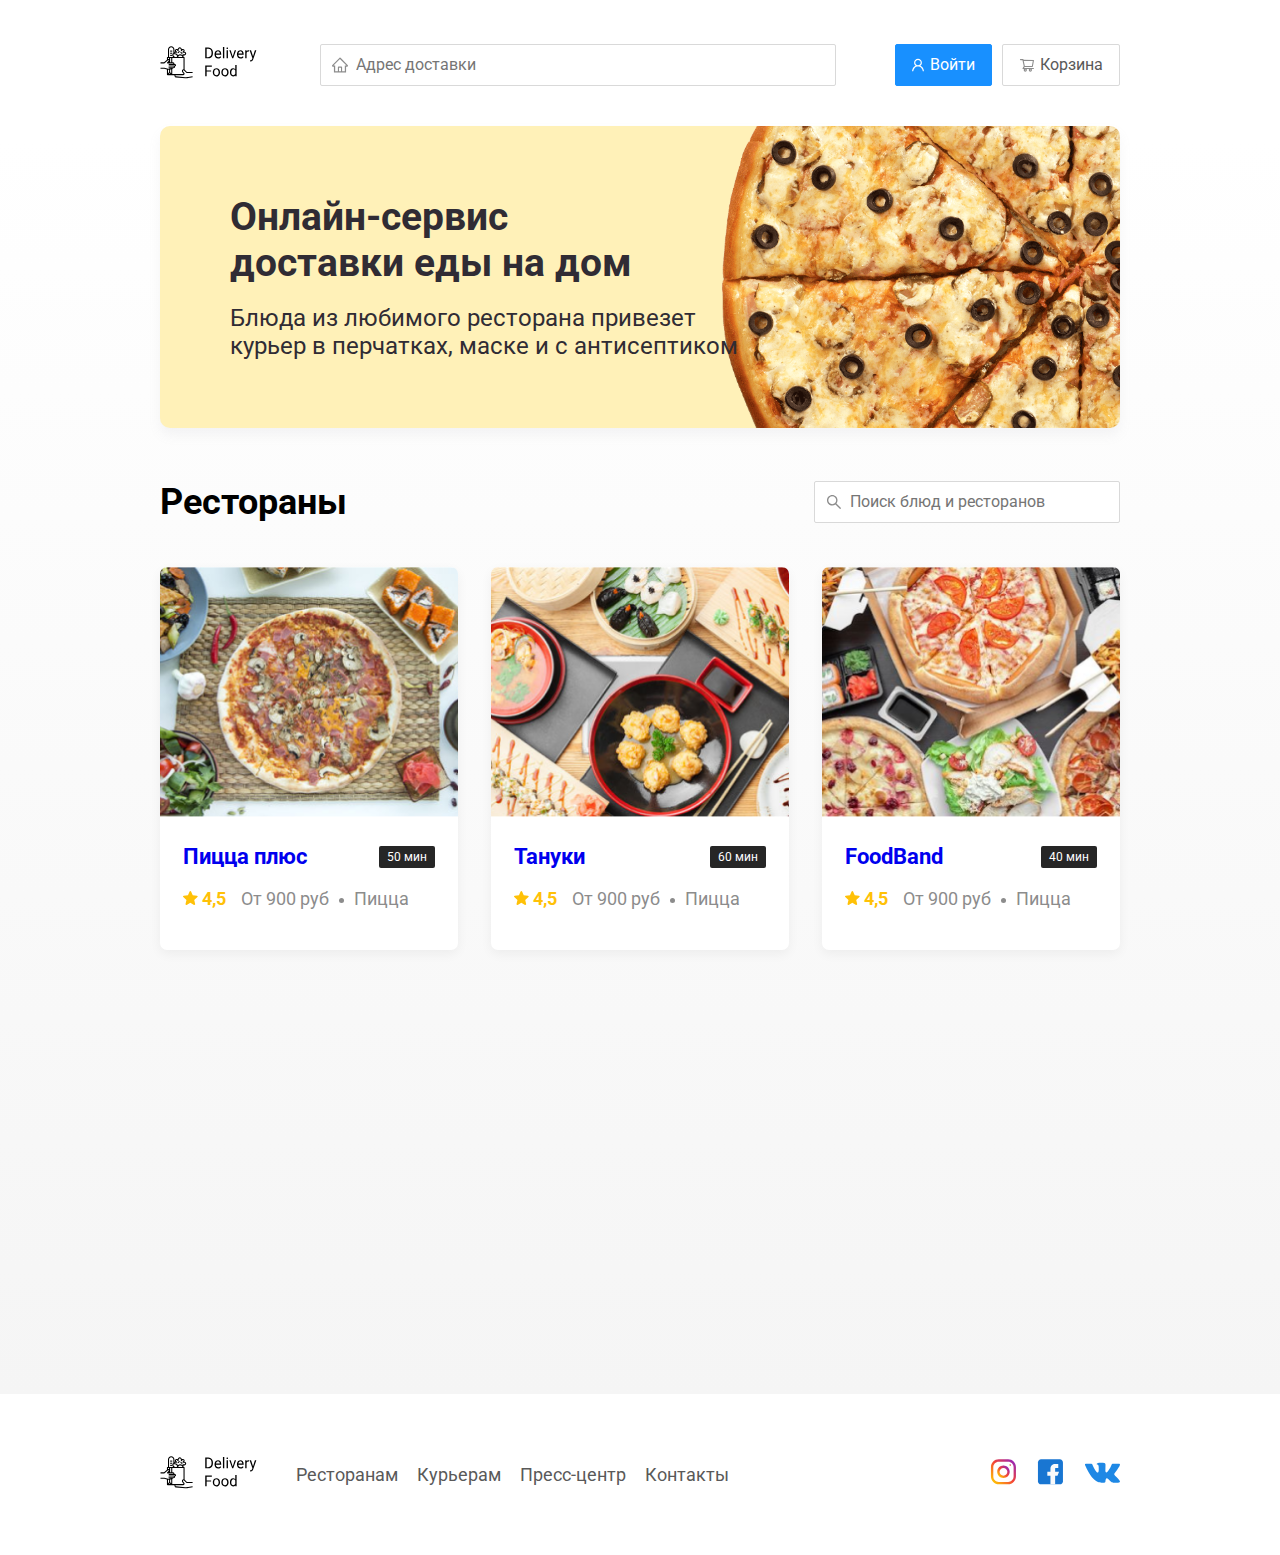
<file: index.html>
<!DOCTYPE html>
<html lang="ru">
<head>
	<meta charset="UTF-8">
	<meta name="viewport" content="width=device-width, initial-scale=1.0"/>
	<title>Delivery Food - доставка еды на дом</title>
	<link rel="stylesheet" type="text/css" href="css/style.css"/>
	<link href="https://fonts.googleapis.com/css?family=Roboto:400,700&display=swap&subset=cyrillic" rel="stylesheet">
	<link rel="stylesheet" href="css/normalize.css">
	<link rel="stylesheet" href="css/animate.css">
</head>
<body>
	<div class="container">
		<header class="header">
			<a href="index.html"><img src="img/logo.svg" alt="LOGO" class="logo animated fadeInRight delay-1s"/></a>
			<input type="text" class="input input-adress" placeholder="Адрес доставки"/>
			<div class="buttons">
				<button class="button button-primary">
					<img src="img/user.svg" alt="user" class="button-icon"/>
					<span class="button-text">Войти</span>
				</button>

				<button class="button" id="cart-button">
					<img src="img/shopping-cart.svg" alt="shopping cart" class="button-icon"/>
					<span class="button-text">Корзина</span>
				</button>
			</div>
		</header>

	</div>

<div class="main">
	<div class="container">
		
				<section class="promo">
			<h1 class="promo-title">Онлайн-сервис <br> доставки еды на дом</h1>
			<p class="promo-text">Блюда из любимого ресторана привезет  
			курьер в перчатках, маске и с антисептиком</p>
		</section>

		<section class="reustarant">
			<div class="section-heading">
				<h2 class="section-title">Рестораны</h2>
				<input type="text" class="input input-search" placeholder="Поиск блюд и ресторанов">
			</div>
			<div class="cards">
				<a href="restar.html" class="card wow fadeInUp" data-wow-delay="0.2s">
					<img src="img/card1.png" alt="image" class="card-image"/>
					<div class="card-text">
						<div class="card-heading">
							<h3 class="card-title">Пицца плюс</h3>
							<span class="card-tag tag">50 мин</span>
						</div>
						<!-- /.card-heading-->
						<div class="card-info">
							<div class="rating">
								<img src="img/rating.svg" alt="rating" class="rating-star">
								4,5
							</div>
							<div class="price">От 900 руб</div>
							<div class="category">Пицца</div>
						</div>
						<!-- /.card-info-->
					</div>
					<!-- /.card-text-->
				</a>
				<!-- /.card-->

				<a href="restar.html" class="card wow fadeInUp" data-wow-delay="0.4s">
					<img src="img/card2.png" alt="image" class="card-image"/>
					<div class="card-text">
						<div class="card-heading">
							<h3 class="card-title">Тануки</h3>
							<span class="card-tag tag">60 мин</span>
						</div>
						<!-- /.card-heading-->
						<div class="card-info">
							<div class="rating">
								<img src="img/rating.svg" alt="rating" class="rating-star">
								4,5
							</div>
							<div class="price">От 900 руб</div>
							<div class="category">Пицца</div>
						</div>
						<!-- /.card-info-->
					</div>
					<!-- /.card-text-->
				</a>
				<!-- /.card-->

				<a href="restar.html" class="card wow fadeInUp" data-wow-delay="0.6s">
					<img src="img/card3.png" alt="image" class="card-image"/>
					<div class="card-text">
						<div class="card-heading">
							<h3 class="card-title">FoodBand</h3>
							<span class="card-tag tag">40 мин</span>
						</div>
						<!-- /.card-heading-->
						<div class="card-info">
							<div class="rating">								
								<img src="img/rating.svg" alt="rating" class="rating-star">
								4,5
							</div>
							<div class="price">От 900 руб</div>
							<div class="category">Пицца</div>
						</div>
						<!-- /.card-info-->
					</div>
					<!-- /.card-text-->
				</a>
				<!-- /.card-->

				<a href="restar.html" class="card wow fadeInUp" data-wow-delay="0.2s">
					<img src="img/card4.png" alt="image" class="card-image"/>
					<div class="card-text">
						<div class="card-heading">
							<h3 class="card-title">Жадина-пицца</h3>
							<span class="card-tag tag">30 мин</span>
						</div>
						<!-- /.card-heading-->
						<div class="card-info">
							<div class="rating">								
								<img src="img/rating.svg" alt="rating" class="rating-star">
								4,5
							</div>
							<div class="price">От 900 руб</div>
							<div class="category">Пицца</div>
						</div>
						<!-- /.card-info-->
					</div>
					<!-- /.card-text-->
				</a>
				<!-- /.card-->

				<a href="restar.html" class="card wow fadeInUp" data-wow-delay="0.4s">
					<img src="img/card5.png" alt="image" class="card-image"/>
					<div class="card-text">
						<div class="card-heading">
							<h3 class="card-title">Точка еды</h3>
							<span class="card-tag tag">60 мин</span>
						</div>
						<!-- /.card-heading-->
						<div class="card-info">
							<div class="rating">								
								<img src="img/rating.svg" alt="rating" class="rating-star">
								4,5
							</div>
							<div class="price">От 900 руб</div>
							<div class="category">Пицца</div>
						</div>
						<!-- /.card-info-->
					</div>
					<!-- /.card-text-->
				</a>
				<!-- /.card-->

				<a href="restar.html" class="card wow fadeInUp" data-wow-delay="0.6s">
					<img src="img/card6.png" alt="image" class="card-image"/>
					<div class="card-text">
						<div class="card-heading">
							<h3 class="card-title">PizzaBurger</h3>
							<span class="card-tag tag">30 мин</span>
						</div>
						<!-- /.card-heading-->
						<div class="card-info">
							<div class="rating">								
								<img src="img/rating.svg" alt="rating" class="rating-star">
								4,5
							</div>
							<div class="price">От 900 руб</div>
							<div class="category">Пицца</div>
						</div>
						<!-- /.card-info-->
					</div>
					<!-- /.card-text-->
				</a>
				<!-- /.card-->
			</div>
		</section>

	</div>
</div>

<footer>
	<div class="container">
		<div class="footer-block">
			<a href="index.html"><img src="img/logo.svg" alt="logo" class="logo footer-logo"/></a>
			<nav class="footer-nav">
				<a href="#" class="footer-link">Ресторанам</a>
				<a href="#" class="footer-link">Курьерам</a>
				<a href="#" class="footer-link">Пресс-центр</a>
				<a href="#" class="footer-link">Контакты</a>
			</nav>
			<div class="social-links">
				<a href="#" class="social-link"><img src="img/instagram.svg" alt="instagram"></a>
				<a href="#" class="social-link"><img src="img/fb.svg" alt="facebook"></a>
				<a href="#" class="social-link"><img src="img/vk.svg" alt="vk"></a>	
			</div>
		</div>
	</div>
</footer>


<div class="modal">
	<div class="modal-dialog wow zoomIn" >
		<div class="modal-header">
			<h3 class="modal-title">Корзина</h3>
			<button class="close">&times;</button>
		</div>
		<div class="modal-body">
			<div class="food-row">
				<span class="food-name">Ролл угорь стандарт</span>
				<strong class="food-price">250 &#8381</strong>
				<div class="food-counter">
					<button class="counter-button">-</button>
					<span class="counter">1</span>
					<button class="counter-button">+</button>
				</div>
			</div>
			<div class="food-row">
				<span class="food-name">Ролл угорь стандарт</span>
				<strong class="food-price">250 &#8381</strong>
				<div class="food-counter">
					<button class="counter-button">-</button>
					<span class="counter">1</span>
					<button class="counter-button">+</button>
				</div>
			</div>
			<div class="food-row">
				<span class="food-name">Ролл угорь стандарт</span>
				<strong class="food-price">250 &#8381</strong>
				<div class="food-counter">
					<button class="counter-button">-</button>
					<span class="counter">1</span>
					<button class="counter-button">+</button>
				</div>
			</div>
			<div class="food-row">
				<span class="food-name">Ролл угорь стандарт</span>
				<strong class="food-price">250 &#8381</strong>
				<div class="food-counter">
					<button class="counter-button">-</button>
					<span class="counter">1</span>
					<button class="counter-button">+</button>
				</div>
			</div>
		</div>

		<div class="modal-footer">
			<span class="modal-pricetag">1250 &#8381</span>
			<div class="footer-buttons">
				<button class="button button-primary">Оформить заказ</button>
				<button class="button">Отмена</button>
			</div>
		</div>


		<script src="js/wow.min.js"></script>

		<script src="js/main.js"></script>

</body>
</html>
</file>
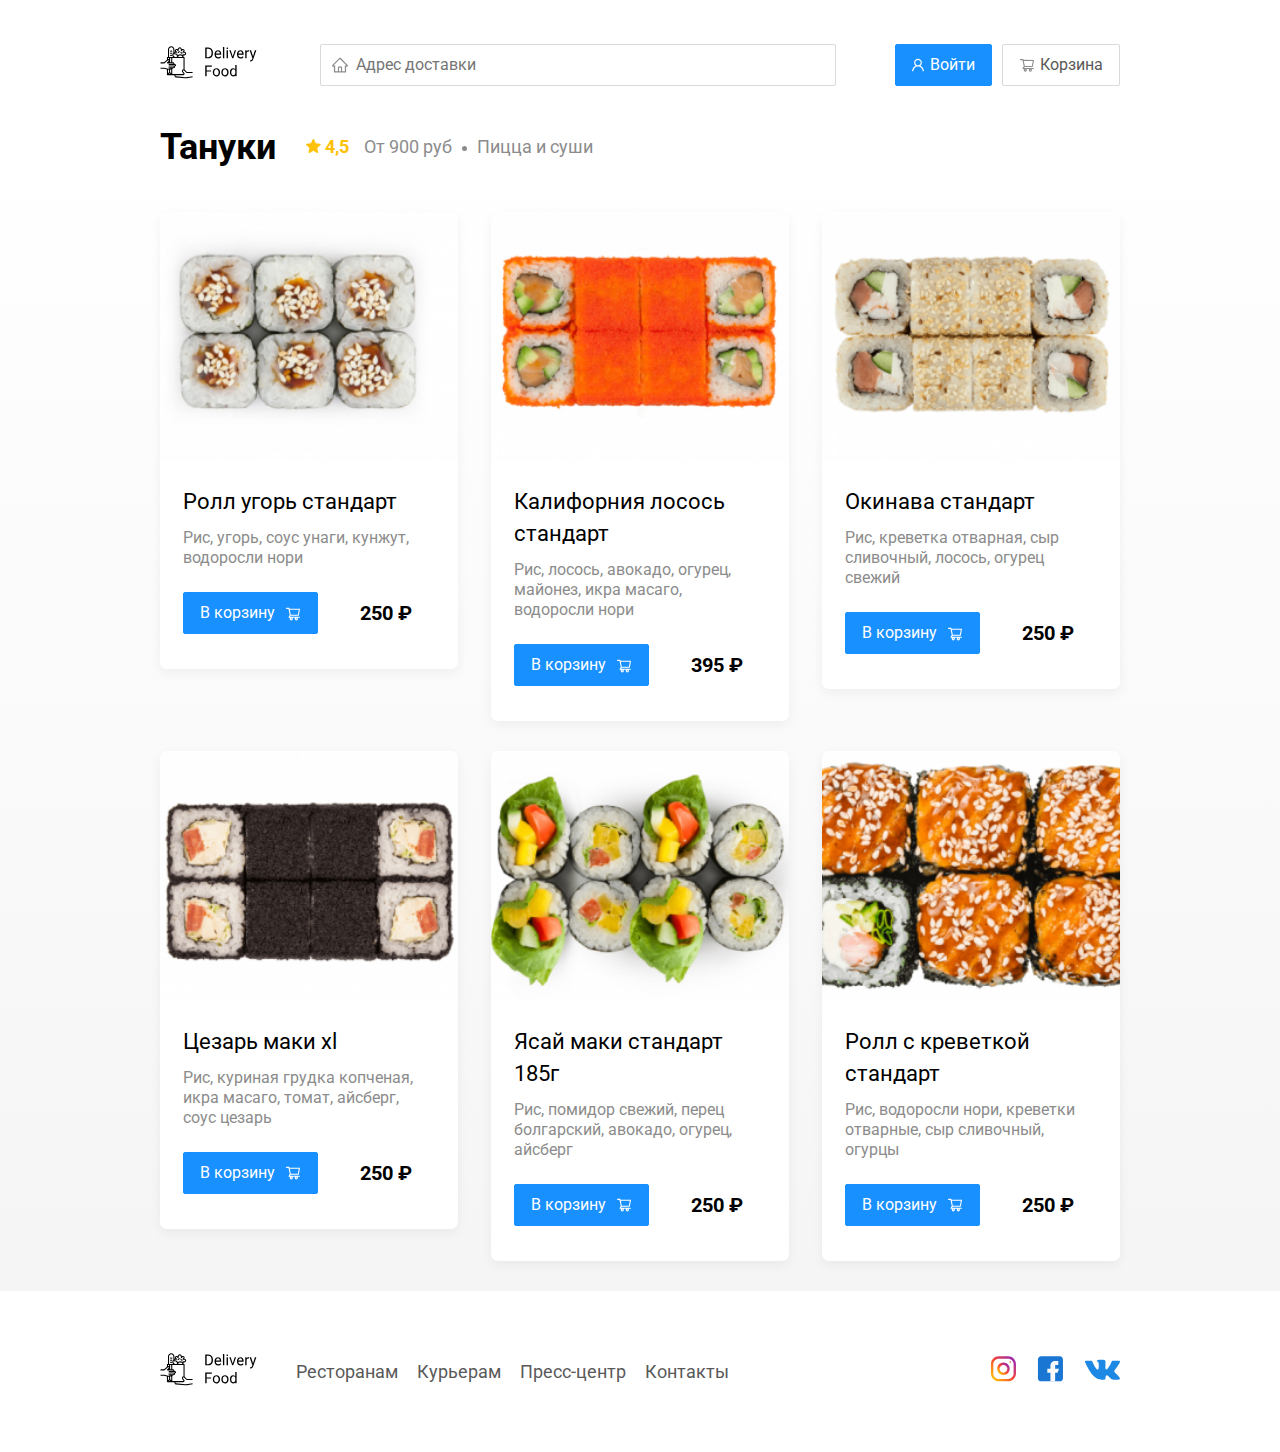
<file: restar.html>
<!DOCTYPE html>
<html lang="ru">
<head>
	<meta charset="UTF-8">
	<meta name="viewport" content="width=device-width, initial-scale=1.0"/>
	<title>Тануки - доставка еды на дом</title>
	<link rel="stylesheet" type="text/css" href="css/style.css"/>
	<link href="https://fonts.googleapis.com/css?family=Roboto:400,700&display=swap&subset=cyrillic" rel="stylesheet">
	<link rel="stylesheet" href="css/normalize.css">
	<link rel="stylesheet" href="css/animate.css">
</head>
<body>
	<div class="container">
		<header class="header">
			<a href="index.html"><img src="img/logo.svg" alt="LOGO" class="logo animated bounce"/></a>
			<input type="text" class="input input-adress" placeholder="Адрес доставки"/>
			<div class="buttons">
				<button class="button button-primary">
					<img src="img/user.svg" alt="user" class="button-icon"/>
					<span class="button-text">Войти</span>
				</button>

				<button class="button" id="cart-button">
					<img src="img/shopping-cart.svg" alt="shopping cart" class="button-icon"/>
					<span class="button-text">Корзина</span>
				</button>
			</div>
		</header>

	</div>

<div class="main">
	<div class="container">

		<section class="reustarant">
			<div class="section-heading">
				<h2 class="section-title">Тануки</h2>
				<div class=" card-info">
							<div class="rating">								
								<img src="img/rating.svg" alt="rating" class="rating-star">
								4,5
							</div>
							<div class="price">От 900 руб</div>
							<div class="category">Пицца и суши</div>
						</div>
			</div>

			<div class="cards">
				<div class="card wow fadeInUp" data-wow-delay="0.2s">
					<img src="img/tan0.png" alt="image" class="card-image"/>
					<div class="card-text">
						<div class="card-heading">
							<h3 class="card-title card-title-reg">Ролл угорь стандарт</h3>
						</div>
						<!-- /.card-heading-->
						<div class="card-info">
							<div class="ingredients">Рис, угорь, соус унаги, кунжут, водоросли нори</div>
							
						</div>
						<!-- /.card-info-->
						<div class="card-buttons">
							<button class="button button-primary">
								<span class="button-card-text">В корзину</span>
								<img src="img/shopping-cart1.svg" alt="shopping-card" class="card-button-image"/>
							</button>
							<span class="card-price-bold">250 &#8381</span>
						</div>
					</div>
					<!-- /.card-text-->
				</div>
				<!-- /.card-->

				<div class="card wow fadeInUp" data-wow-delay="0.4s">
					<img src="img/tan1.png" alt="image" class="card-image"/>
					<div class="card-text">
						<div class="card-heading">
							<h3 class="card-title card-title-reg">Калифорния лосось стандарт</h3>
						</div>
						<!-- /.card-heading-->
						<div class="card-info">
							<div class="ingredients">Рис, лосось, авокадо, огурец, майонез, икра масаго, водоросли нори</div>
							
						</div>
						<!-- /.card-info-->
						<div class="card-buttons">
							<button class="button button-primary">
								<span class="button-card-text">В корзину</span>
								<img src="img/shopping-cart1.svg" alt="shopping-card" class="card-button-image"/>
							</button>
							<span class="card-price-bold">395 &#8381</span>
						</div>
					</div>
					<!-- /.card-text-->
				</div>
				<!-- /.card-->

								<div class="card wow fadeInUp" data-wow-delay="0.6s">
					<img src="img/tan2.png" alt="image" class="card-image"/>
						<div class="card-text">
						<div class="card-heading">
							<h3 class="card-title card-title-reg">Окинава стандарт</h3>
						</div>
						<!-- /.card-heading-->
						<div class="card-info">
							<div class="ingredients">Рис, креветка отварная, сыр сливочный, лосось, огурец свежий</div>
							
						</div>
						<!-- /.card-info-->
						<div class="card-buttons">
							<button class="button button-primary">
								<span class="button-card-text">В корзину</span>
								<img src="img/shopping-cart1.svg" alt="shopping-card" class="card-button-image"/>
							</button>
							<span class="card-price-bold">250 &#8381</span>
						</div>
					</div>
				</div>
				<!-- /.card-->

								<div class="card wow fadeInUp" data-wow-delay="0.2s">
					<img src="img/tan3.png" alt="image" class="card-image"/>
					<div class="card-text">
						<div class="card-heading">
							<h3 class="card-title card-title-reg">Цезарь маки хl</h3>
						</div>
						<!-- /.card-heading-->
						<div class="card-info">
							<div class="ingredients">Рис, куриная грудка копченая, икра масаго, томат, айсберг, соус цезарь</div>
							
						</div>
						<!-- /.card-info-->
						<div class="card-buttons">
							<button class="button button-primary">
								<span class="button-card-text">В корзину</span>
								<img src="img/shopping-cart1.svg" alt="shopping-card" class="card-button-image"/>
							</button>
							<span class="card-price-bold">250 &#8381</span>
						</div>
					</div>
				</div>
				<!-- /.card-->

								<div class="card wow fadeInUp" data-wow-delay="0.4s">
					<img src="img/tan4.png" alt="image" class="card-image"/>
					<div class="card-text">
						<div class="card-heading">
							<h3 class="card-title card-title-reg">Ясай маки стандарт 185г</h3>
						</div>
						<!-- /.card-heading-->
						<div class="card-info">
							<div class="ingredients">Рис, помидор свежий, перец болгарский, авокадо, огурец, айсберг</div>
							
						</div>
						<!-- /.card-info-->
						<div class="card-buttons">
							<button class="button button-primary">
								<span class="button-card-text">В корзину</span>
								<img src="img/shopping-cart1.svg" alt="shopping-card" class="card-button-image"/>
							</button>
							<span class="card-price-bold">250 &#8381</span>
						</div>
					</div>
				</div>
				<!-- /.card-->

								<div class="card wow fadeInUp" data-wow-delay="0.6s">
					<img src="img/tan5.png" alt="image" class="card-image"/>
					<div class="card-text">
						<div class="card-heading">
							<h3 class="card-title card-title-reg">Ролл с креветкой стандарт</h3>
						</div>
						<!-- /.card-heading-->
						<div class="card-info">
							<div class="ingredients">Рис, водоросли нори, креветки отварные, сыр сливочный, огурцы</div>
							
						</div>
						<!-- /.card-info-->
						<div class="card-buttons">
							<button class="button button-primary">
								<span class="button-card-text">В корзину</span>
								<img src="img/shopping-cart1.svg" alt="shopping-card" class="card-button-image"/>
							</button>
							<span class="card-price-bold">250 &#8381</span>
						</div>
					</div>
				</div>
				<!-- /.card-->
			</div>
		</section>

	</div>
</div>

<footer>
	<div class="container">
		<div class="footer-block">
			<a href="index.html"><img src="img/logo.svg" alt="logo" class="logo footer-logo"/></a>
			<nav class="footer-nav">
				<a href="#" class="footer-link">Ресторанам</a>
				<a href="#" class="footer-link">Курьерам</a>
				<a href="#" class="footer-link">Пресс-центр</a>
				<a href="#" class="footer-link">Контакты</a>
			</nav>
			<div class="social-links">
				<a href="#" class="social-link"><img src="img/instagram.svg" alt="instagram"></a>
				<a href="#" class="social-link"><img src="img/fb.svg" alt="facebook"></a>
				<a href="#" class="social-link"><img src="img/vk.svg" alt="vk"></a>	
			</div>
		</div>
	</div>
</footer>

<div class="modal">
	<div class="modal-dialog wow zoomIn">
		<div class="modal-header">
			<h3 class="modal-title">Корзина</h3>
			<button class="close">&times;</button>
		</div>
		<div class="modal-body">
			<div class="food-row">
				<span class="food-name">Ролл угорь стандарт</span>
				<strong class="food-price">250 &#8381</strong>
				<div class="food-counter">
					<button class="counter-button">-</button>
					<span class="counter">1</span>
					<button class="counter-button">+</button>
				</div>
			</div>
			<div class="food-row">
				<span class="food-name">Ролл угорь стандарт</span>
				<strong class="food-price">250 &#8381</strong>
				<div class="food-counter">
					<button class="counter-button">-</button>
					<span class="counter">1</span>
					<button class="counter-button">+</button>
				</div>
			</div>
			<div class="food-row">
				<span class="food-name">Ролл угорь стандарт</span>
				<strong class="food-price">250 &#8381</strong>
				<div class="food-counter">
					<button class="counter-button">-</button>
					<span class="counter">1</span>
					<button class="counter-button">+</button>
				</div>
			</div>
			<div class="food-row">
				<span class="food-name">Ролл угорь стандарт</span>
				<strong class="food-price">250 &#8381</strong>
				<div class="food-counter">
					<button class="counter-button">-</button>
					<span class="counter">1</span>
					<button class="counter-button">+</button>
				</div>
			</div>
		</div>

		<div class="modal-footer">
			<span class="modal-pricetag">1250 &#8381</span>
			<div class="footer-buttons">
				<button class="button button-primary">Оформить заказ</button>
				<button class="button">Отмена</button>
			</div>
		</div>

		<script src="js/wow.min.js"></script>
		<script src="js/main.js"></script>



</body>
</html>
</file>
<file: css/style.css>
*{
	box-sizing: border-box;
	margin: 0;
}
body{
	font-family: 'Roboto', sans-serif;
	padding-top: 44px;
}
.container{
	max-width: 1200px;
	margin: auto;
}
.header{
	display: flex;
	align-items: center;
	justify-content: space-between;
	margin-bottom: 40px;
}
.input{
	background: #FFFFFF;
	border: 1px solid #D9D9D9;
	border-radius: 2px;
	font-size: 16px;
	line-height: 24px;
	padding: 8px;
	padding-left: 35px;
	background-repeat: no-repeat;
	background-position: left 11px center;
}
.input-adress{
flex: 0.8;
background-image: url(../img/home.svg);


}
.input-search{
	width: 306px;
	background-image: url(../img/search.svg);
	margin-left: auto;
}
.buttons{
	display: flex;
	align-items: center;
}
.button{
	display: flex;
	align-items: center;
	padding: 8px 16px;
	background: #FFFFFF;
	border: 1px solid #D9D9D9;
	box-shadow: 0px 0px 2px rgba(0, 0, 0, 0.0015);
	border-radius: 2px;
	color: #595959;
	font-size: 16px;
	line-height: 24px;
}
.button-primary{
	background: #1890FF;
	border: 1px solid #1890FF;
	color: #fff;
	margin-right: 10px;
}
.button-card-text{
	margin-right: 10px;
}
.button-icon{
	margin-right: 6px;
}
.main{
	background: linear-gradient(180deg, rgba(245, 245, 245, 0) 1.04%, #F5F5F5 100%);
}
.promo{
	box-shadow: 0px 7px 12px rgba(158, 158, 163, 0.1);
	background: #FFF1B8 url(../img/promo-image1.png) no-repeat top -150px right -200px / 700px;
	border-radius: 10px;
	padding: 68px 70px;
	margin-bottom: 53px;
}
.promo-title{
	margin: 0;
	margin-bottom: 18px;
	font-style: normal;
	font-weight: bold;
	font-size: 39px;
	line-height: 46px;
	color: #302C34;
}
.promo-text{
	font-style: normal;
	font-weight: normal;
	font-size: 24px;
	line-height: 28px;
	color: #302C34;
	max-width: 538px;
}
.section-heading{
	display: flex;
	align-items: center;
	margin-bottom: 44px;
}
.section-title{
	font-style: normal;
	font-weight: bold;
	font-size: 36px;
	line-height: 42px;
	color: #000000;
	margin: 0;
	margin-right: 30px;
}
.cards{
	display: flex;
	flex-wrap: wrap;
	align-items: flex-start;
	justify-content: space-between;
}
.card{
	margin-bottom: 30px;
	background: #FFFFFF;
	box-shadow: 0px 4px 12px rgba(0, 0, 0, 0.05);
	border-radius: 7px;
	overflow: hidden;
	flex-basis: 31%;
	text-decoration: none;
}
.card-image{
	max-width: 100%;
	height: 250px;
	object-fit: cover;
}
.card-text{
	padding-top: 20px;
	padding-bottom: 35px;
	padding-left: 23px;
	padding-right: 23px;
}
.card-heading{
	display: flex;
	align-items: center;
	justify-content: space-between;
	margin-bottom: 10px;
}
.card-title{
	margin: 0;
	font-style: normal;
	font-weight: bold;
	font-size: 22px;
	line-height: 32px;
}
.card-title-reg{
	font-weight: 400;	
}
.card-tag{
	font-style: normal;
	font-weight: normal;
	font-size: 12px;
	line-height: 20px;
	color: #fff;
	background: #262626;
	border-radius: 2px;
	padding: 1px 8px;
}
.card-info{
	display: flex;
	align-items: center;
	margin-bottom: 0;	
}
.card-buttons{
	display: flex;
	align-items: center;
	margin-top: 24px;
}
.card-price-bold{
	font-style: normal;
	font-weight: bold;
	font-size: 20px;
	line-height: 32px;
	color: #000000;
	margin-left: 32px;
}
.rating{
	margin-right: 26px;
	color: #FFC107;
	font-style: normal;
	font-weight: bold;
	font-size: 18px;
	line-height: 32px;
}
.price, .category{
	color: #8C8C8C;
	font-style: normal;
	font-weight: normal;
	font-size: 18px;
	line-height: 32px;
}
.category{
	text-overflow: ellipsis;
	overflow: hidden;
	white-space: nowrap; <!--запрещаем перенос строк-->
}
.ingredients{
	color: #8C8C8C;
	font-style: normal;
	font-weight: normal;
	font-size: 16px;
	line-height: 20px;	
}
.price{
	margin-right: 10px;
}
.price:after{
	content: "";
	width: 5px;
	height: 5px;
	background-color: #8C8C8C;
	display: inline-block;
	vertical-align: middle;
	border-radius: 50%;
	margin-left: 10px;
}
footer{
	padding: 60px 0px;
}
.footer-block{
	display: flex;
	align-items: center;
	justify-content: space-between;
}
.footer-nav{
	margin-left: 35px;
	margin-right: auto;
}
.footer-link{
	display: inline-block;
	color: #595959;
	text-decoration: none;
	font-style: normal;
	font-weight: normal;
	font-size: 18px;
	line-height: 21px;
}
.footer-link:not(:last-child){
	margin-right: 15px;
}
.social-links{
	display: flex;
	align-items: center;
}
.social-link:not(:last-child){
	margin-right: 21px;
}
.modal{
	position: fixed;
	left: 0;
	top: 0;
	width: 100%;
	height: 100%;
	background: rgba(0, 0, 0, 0.4);
	display: none;
}
.is-open{
	display: flex;
}
.modal-dialog{
	max-width: 780px;
	width: 95%;
	background: #FFFFFF;
	border-radius: 5px;
	margin: auto;
	padding: 40px 45px;
}
.modal-header{
	display: flex;
	align-items: center;
	justify-content: space-between;
	margin-bottom: 45px;
}
.modal-title{
	margin: 0;
	font-style: normal;
	font-weight: bold;
	font-size: 36px;
	line-height: 42px;
}
.close{
	border: none;
	font-size: 36px;
	background-color: transparent;
}
.modal-body{
	margin-bottom: 52px;
}
.food-row{
	display: flex;
	align-items: flex-start;
	justify-content: space-between;
	padding-bottom: 8px;
	border-bottom: 1px solid #d9d9d9;
	margin-bottom: 15px;
}
.food-name{
	font-style: normal;
	font-weight: normal;
	font-size: 18px;
	line-height: 32px;
}
.food-price{
	margin: auto;
	margin-right: 47px;
	font-style: normal;
	font-weight: bold;
	font-size: 20px;
	line-height: 32px;
}
.counter-button{
	display: flex;
	align-items: center;
	justify-content: center;
	width: 39px;
	height: 32px;
	background: #FFFFFF;
	border: 1px solid #40A9FF;
	box-sizing: border-box;
	border-radius: 2px;
	font-style: normal;
	font-weight: normal;
	font-size: 14px;
	line-height: 22px;
	color: #40A9FF;
}
.food-counter{
	display: flex;
	align-items: center;
}
.counter{
	margin-left: 10px;
	margin-right: 10px;
}
.modal-footer{
	display: flex;
	align-items: center;
	justify-content: space-between;
}
.footer-buttons{
	display: flex;
	align-items: center;
}
.modal-pricetag{
	background: #262626;
	border-radius: 5px;
	color: #fff;
	padding: 15px 20px;
	font-style: normal;
	font-weight: bold;
	font-size: 20px;
	line-height: 23px;
}

@media (max-width: 1366px) {

	.container{
		max-width: 960px;
	}
	.promo{
		background-position: center right -300px;
		background-size: 700px;
	}
	.rating{
		margin-right: 15px;
	}
	.category .price{
		font-size: 14px;
	}
	
}

@media (max-width: 992px) {

	.container{
		max-width: 750px;
	}
	.promo{
		padding: 50px;
		background-size: 500px;
		background-position: center right -230px;
	}
	.promo-text{
		font-size: 18px;
	}
	.card{
		flex-basis: 49%;
	}
	.footer-link{
		font-size: 16px;
	}

}

@media (max-width: 768px) {
	.container{
		max-width: 560px;
	}
	.card-info{
		flex-wrap: wrap;
	}
	.card .rating{
		flex-basis: 100%;
	}
	.card-title{
		font-size: 18px;
	}
	.promo{
		background-size: 450px;
		background-position: bottom 50px right -200px;
	}
	.promo-title{
		font-size: 24px;
		line-height: 1.4;
	}
	.promo-text{
		margin-top: 10px;
	}
}

@media (max-width: 578px){
	.container{
		max-width: 90%;
	}
	.header{
		flex-wrap: wrap;
	}
	.input-adress{
		margin-top: 15px;
		order:5;
		flex: 1;
	}
	.promo{
		background-image: none;
	}
	.promo-title{
		font-size: 20px;
	}
	.promo-text{
		font-size: 14px;
		margin-top: 7px;
	}
	.card{
		flex-basis: 100%;
	}
	.card-image{
		width: 100%;
	}
	.footer{
		padding: 40px;
	}
	.footer-block{
		align-items: flex-start;
	}
	.footer-nav{
		margin-left: 0;
		margin-right: 0;
		order: 0;
		display: flex;
		flex-direction: column;
	}
	.footer-logo{
		margin-right: 15px;
		order: 1;
	}
	.social-links{
		order: 2;
	}
}

@media(max-width: 480px){
	.button-text{
		display: none;
	}
	.button{
		min-height: 40px;
	}
	.button-icon{
		margin-right: 0;
	}
	.promo{
		padding: 20px;
	}
	.section-heading{
		flex-wrap: wrap;
		margin-bottom: 20px;
	}
	.section-title{
		padding-bottom: 15px;
	}
	.footer-block{
		flex-wrap: wrap;
		flex-direction: column;
		align-items: center;
	}
	.footer-logo{
		order: 0;
		margin-bottom: 20px;
	}
	.footer-nav{
		margin-bottom: 20px;
		text-align: center;
	}
	.footer-link:not(:last-child){
		margin-right: 0;
	}
}
</file>
